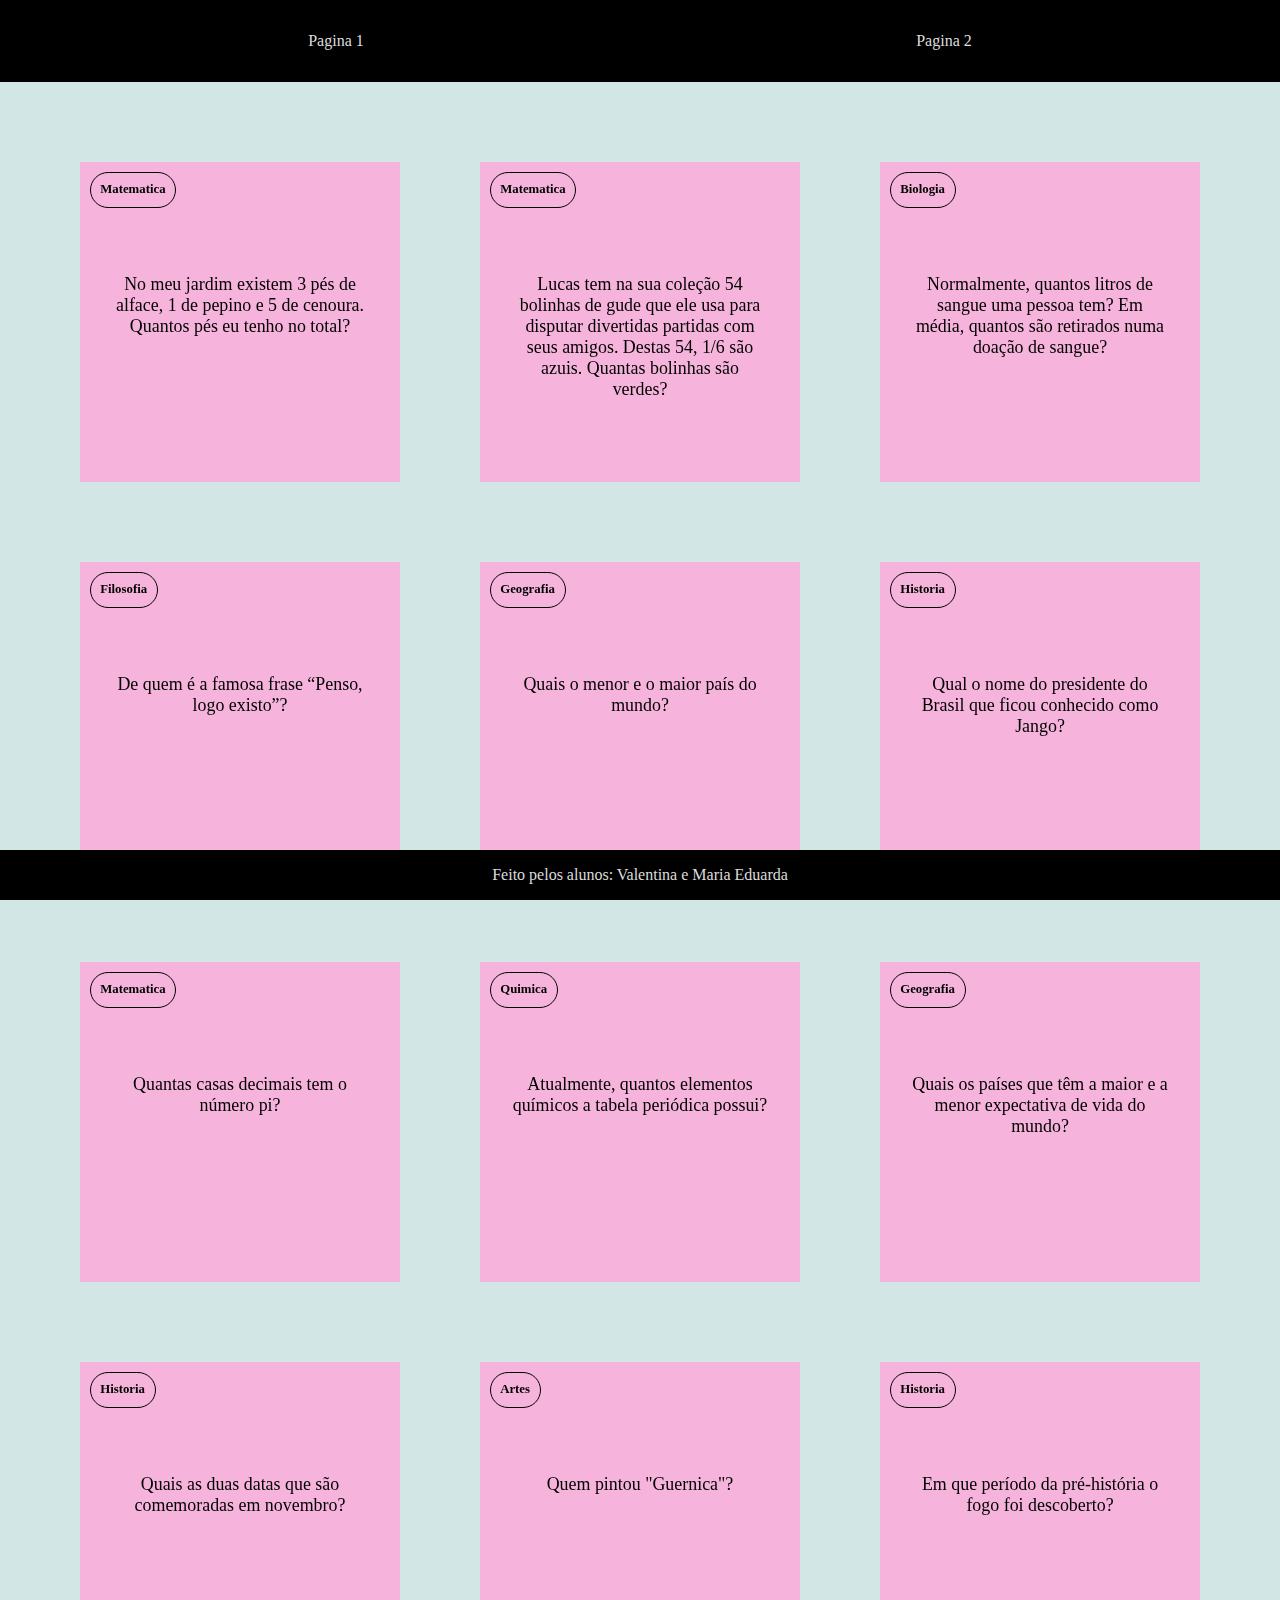
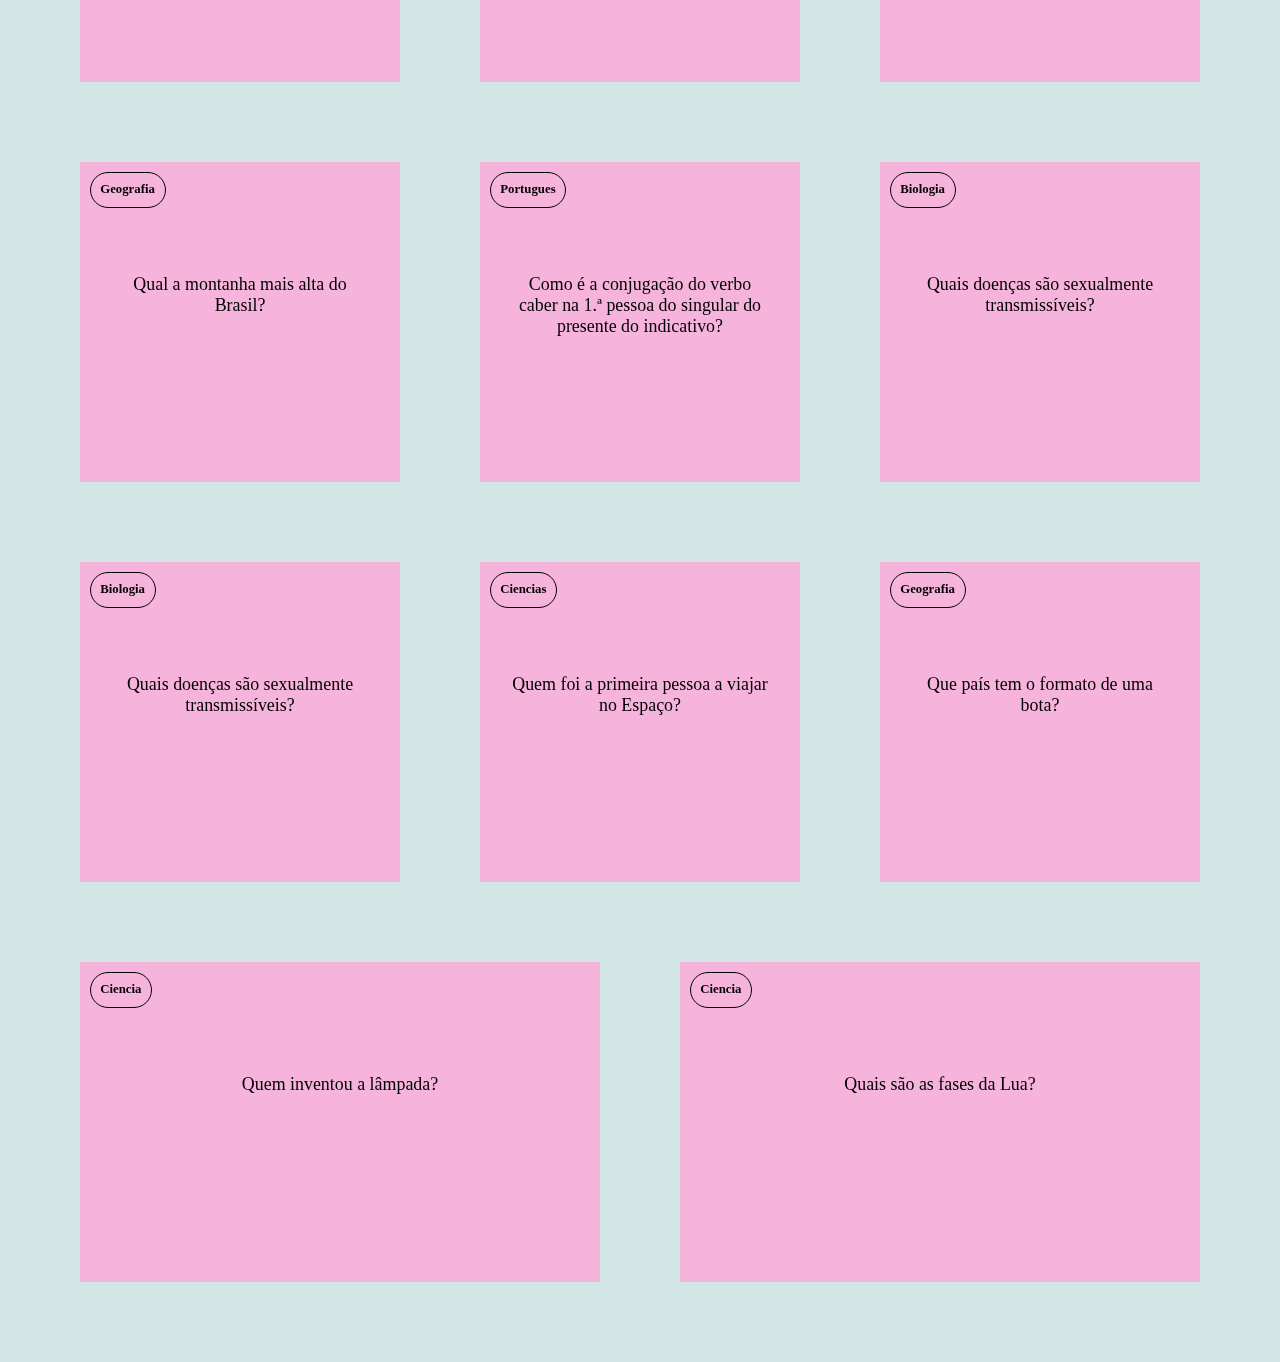
<file: index.html>
<!DOCTYPE html>
<html lang="en">
<head>
    <meta charset="UTF-8">
    <meta name="viewport" content="width=device-width, initial-scale=1.0">
    <title>Document</title>
    <link rel="stylesheet" href="style.css">
</head>
<body>
    <header>
        <a href="index.html">Pagina 1</a>
        <a href="pagina2.html">Pagina 2</a>
    </header>
    <section id="container">

    </section>
    <footer>
        <p> Feito pelos alunos: Valentina e Maria Eduarda</p>
    </footer>
    <script src="main.js"></script>
    <script src="perguntas.js"></script>

</body>
</html>
</file>
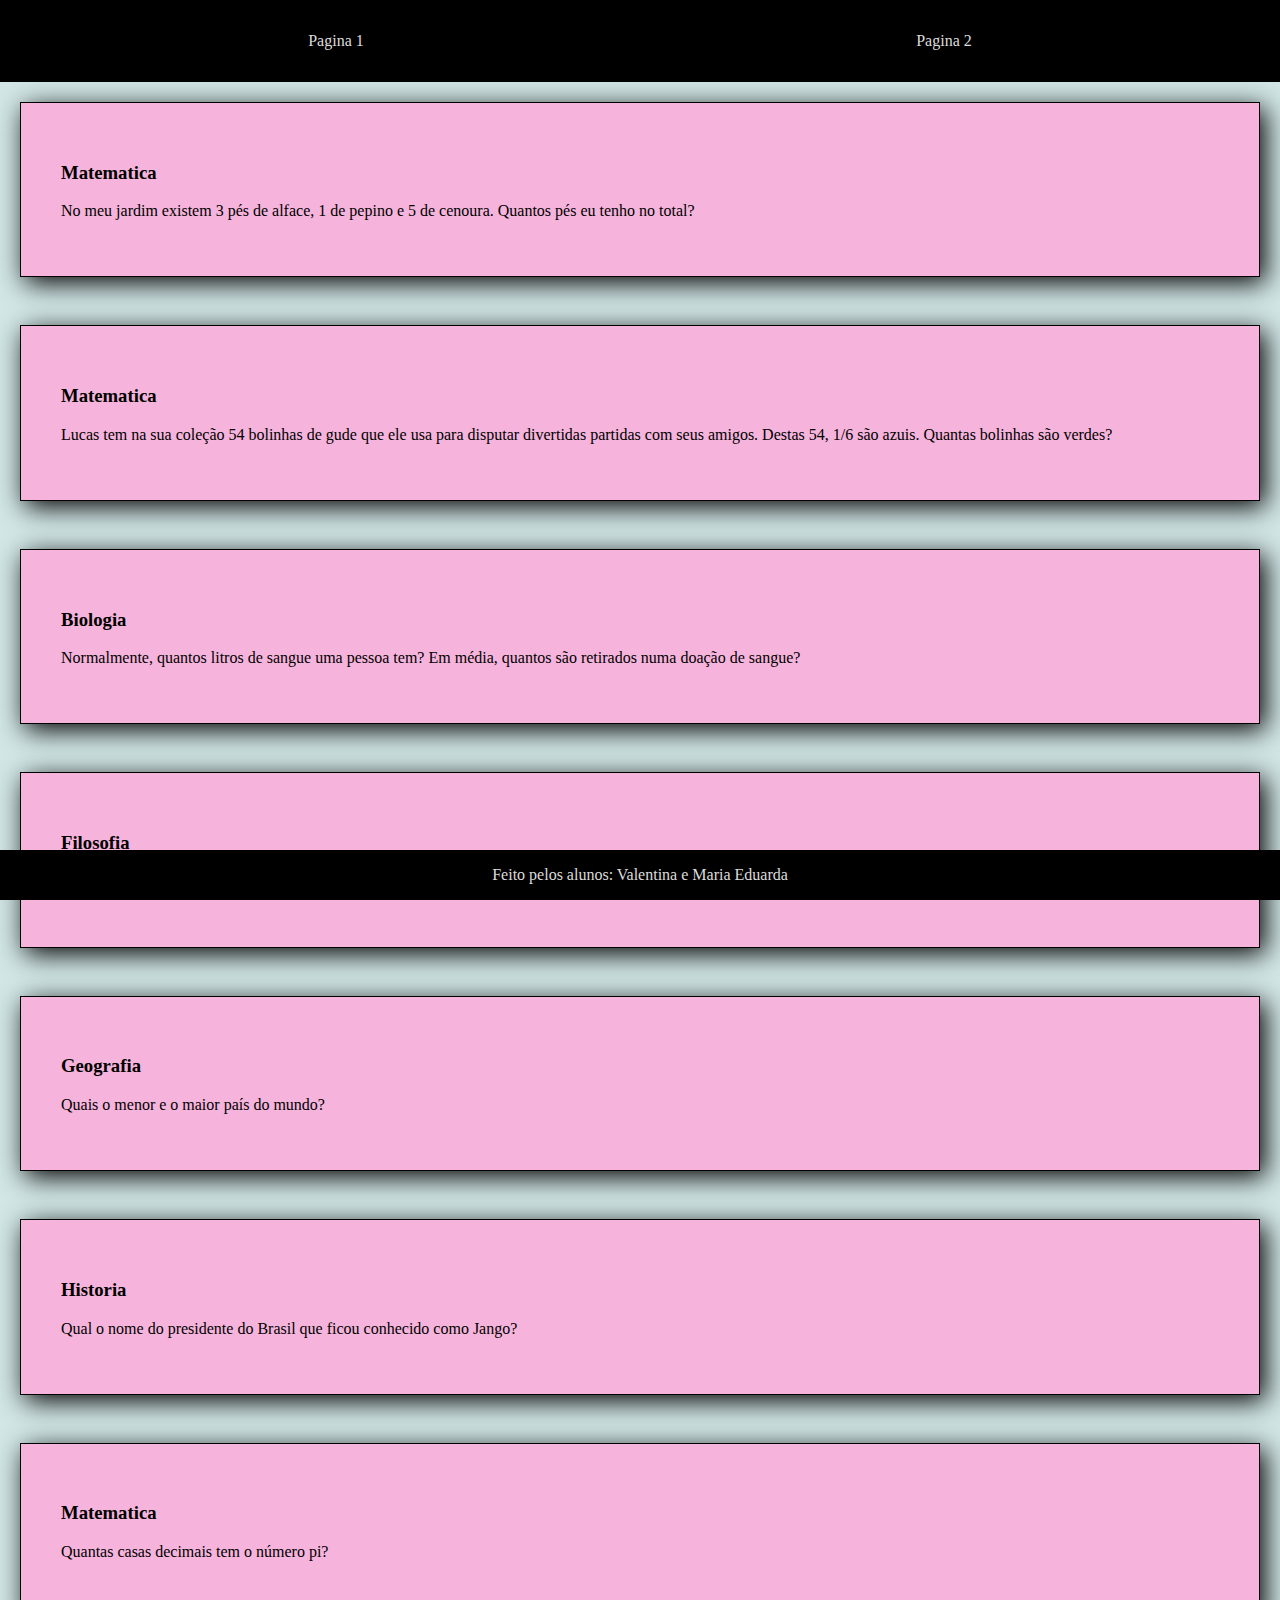
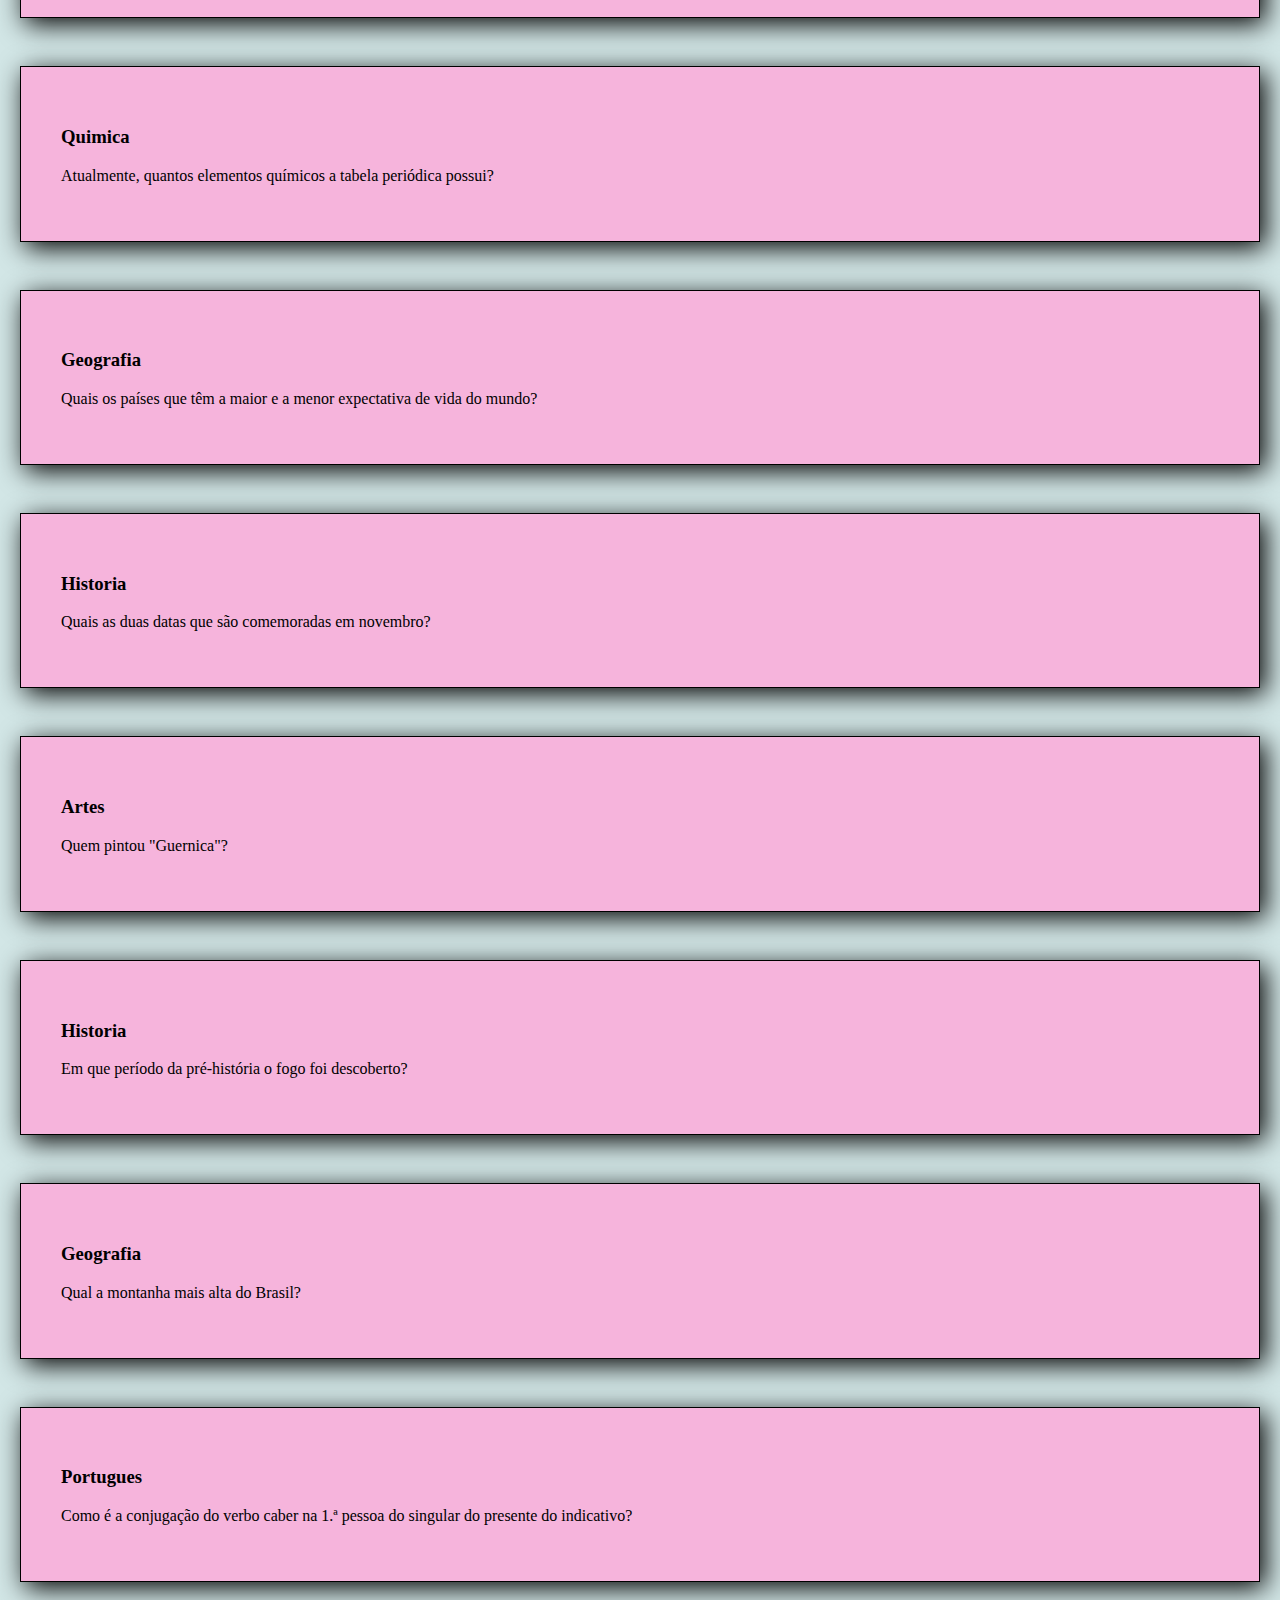
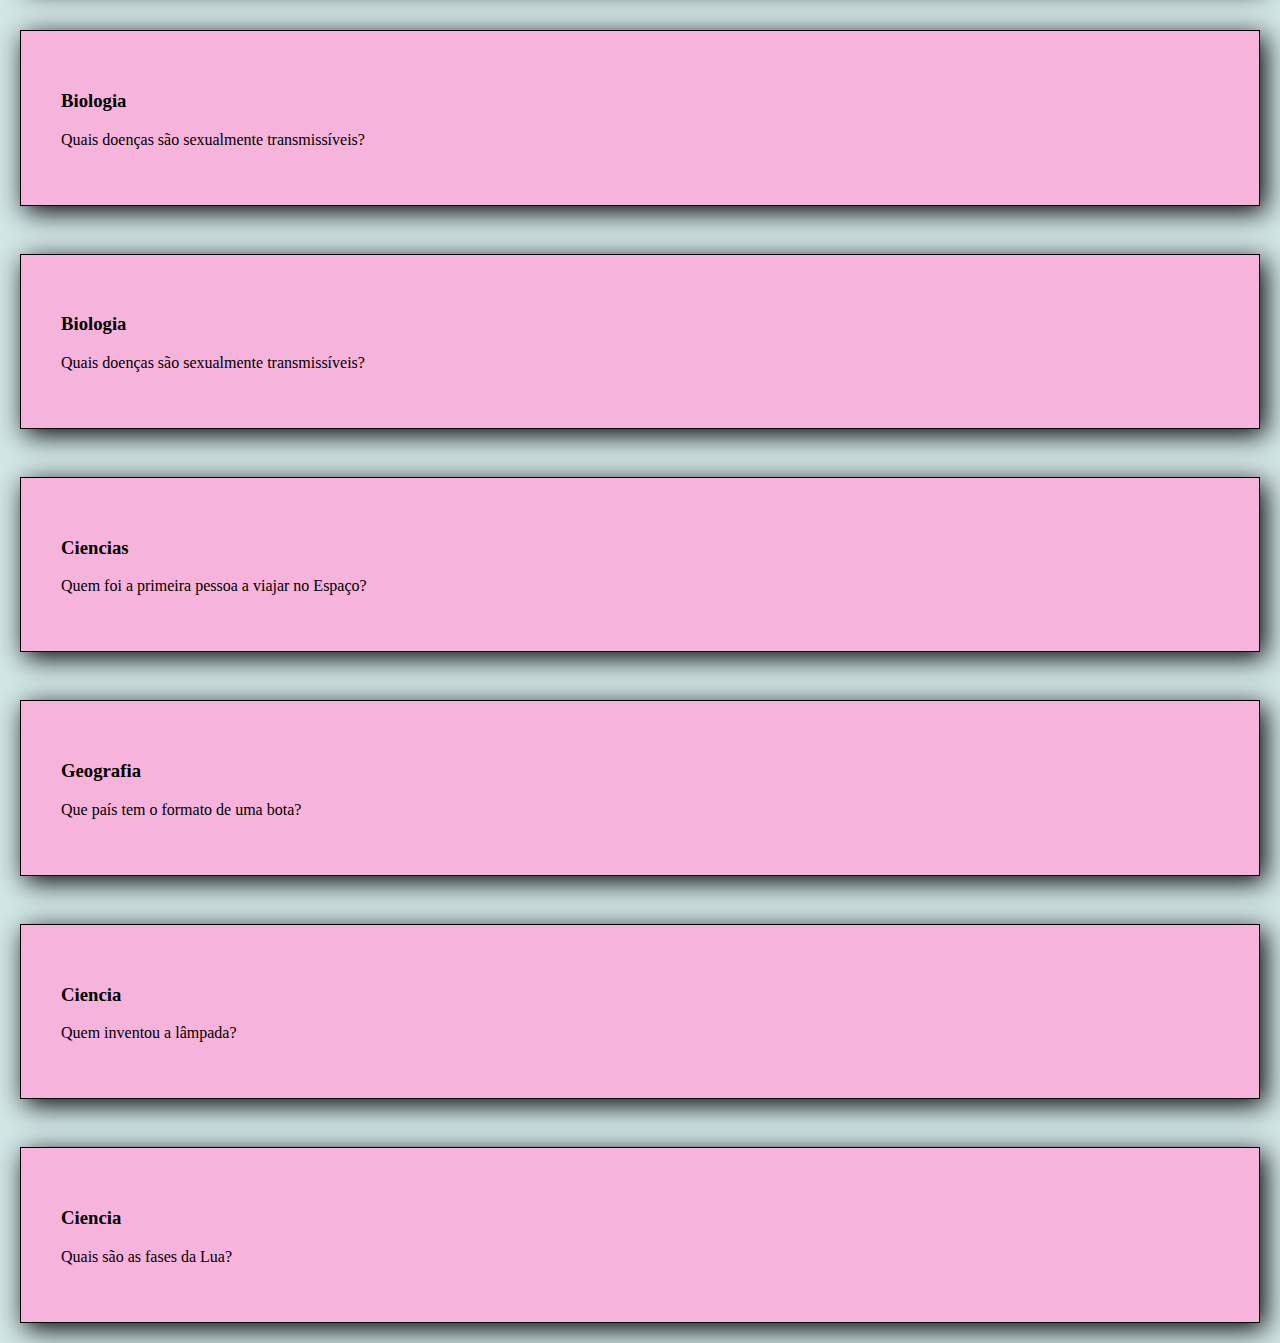
<file: pagina2.html>
<!DOCTYPE html>
<html lang="pt-br">
<head>
    <meta charset="UTF-8">
    <meta name="viewport" content="width=device-width, initial-scale=1.0">
    <title>Document</title>
    <link rel="stylesheet" href="pagina2.css">
</head>
<body>
    <header>
        <a href="index.html">Pagina 1</a>
        <a href="pagina2.html">Pagina 2</a>
    </header>
    <section id="container">

    </section>
    <footer>
        <p> Feito pelos alunos: Valentina e Maria Eduarda </p>
    </footer>
    <script src="./pagina2.js"></script>
    <script src="./perguntas.js"></script>

</body>
</html>
</file>
<file: style.css>
:root{
    --fundo: #d2e6e6;
    --frente-cartao: #f6b4dc;
    --verso-cartoa: #d483d3;
    --destaque: #000000;
    --preto: #000000;
    --branco:#DCDCDC;

}
body{
    background-color: var(--fundo);
    margin: 0;
}

header{
   background-color: var(--preto);
   display: flex;
   justify-content: space-around;
   padding: 2rem;
}

header a{
   color: var(--branco);
   text-decoration: none;
}

 footer{
    background-color: var(--preto);
    position: fixed;
    bottom: 0;
    color: var(--branco);
    width: 100%;
    text-align: center;
 }

 #container{
    padding: 4rem;
    display: flex;
    gap: 3rem;
    flex-wrap: wrap;
 }

 .cartao{
    flex-grow: 1;
    flex-basis: calc(33% - 6rem);
    height: 20rem;
    margin: 1rem;
 }

 .conteudo-cartao{
    background-color: var(--frente-cartao);
    text-align: center;
    height: 100%;
    transform-style: preserve-3d;
    transition: transform 330ms ease-in-out;
 }

 .conteudo-cartao h3{
    position: absolute;
    text-align: left;
    color: 1px solid var(--destaque);
    border: 1px solid var(--destaque);
    border-radius: 6rem;
    padding: 0.6rem;
    margin: 0.6rem;
    font-size: 1vw;
    backface-visibility: hidden;
 }
 
 .conteudo-cartao p{
    margin-top: 5rem;
    padding: 2rem;
    font-size: 1.4vw;
 }

 .cartao.active .conteudo-cartao{
    transform: rotateY(180deg);
 }
  
   .pergunta-cartao, .resposta-cartao{
      backface-visibility: hidden;
      position: absolute;
      height: 100%;
      width: 100%;
   }

   .resposta-cartao{
      transform: rotateY(180deg);
      background-color: var(--verso-cartoa);
      color: var(--destaque);
      border: 2px solid var(--destaque);
   }
</file>
<file: pagina2.css>
:root{
    --fundo: #d2e6e6;
    --frente-cartao: #f6b4dc;
    --verso-cartoa: #d483d3;
    --destaque: #000000;
    --preto: #000000;
    --branco:#DCDCDC;

}
body{
    background-color: var(--fundo);
    margin: 0;
}

header{
   background-color: var(--preto);
   display: flex;
   justify-content: space-around;
   padding: 2rem;
}

header a{
   color: var(--branco);
   text-decoration: none;
}

 footer{
    background-color: var(--preto);
    position: fixed;
    bottom: 0;
    color: var(--branco);
    width: 100%;
    text-align: center;
 }

 #container{
    display: grid;
    gap: 3rem;
    padding: 20px;
 }

 .cartao{
    background-color: var(--frente-cartao);
    border: 1px solid var(--destaque);
    padding: 40px;
    box-shadow:  5px 6px 25px var(--preto);
    cursor: pointer;
 }

 .cartao:hover{ 
    transform: scale(1.04);
 }

 .resposta-cartao{
    background-color: var(--verso-cartoa);
    padding: 40px;
    display: none;
 }
</file>
